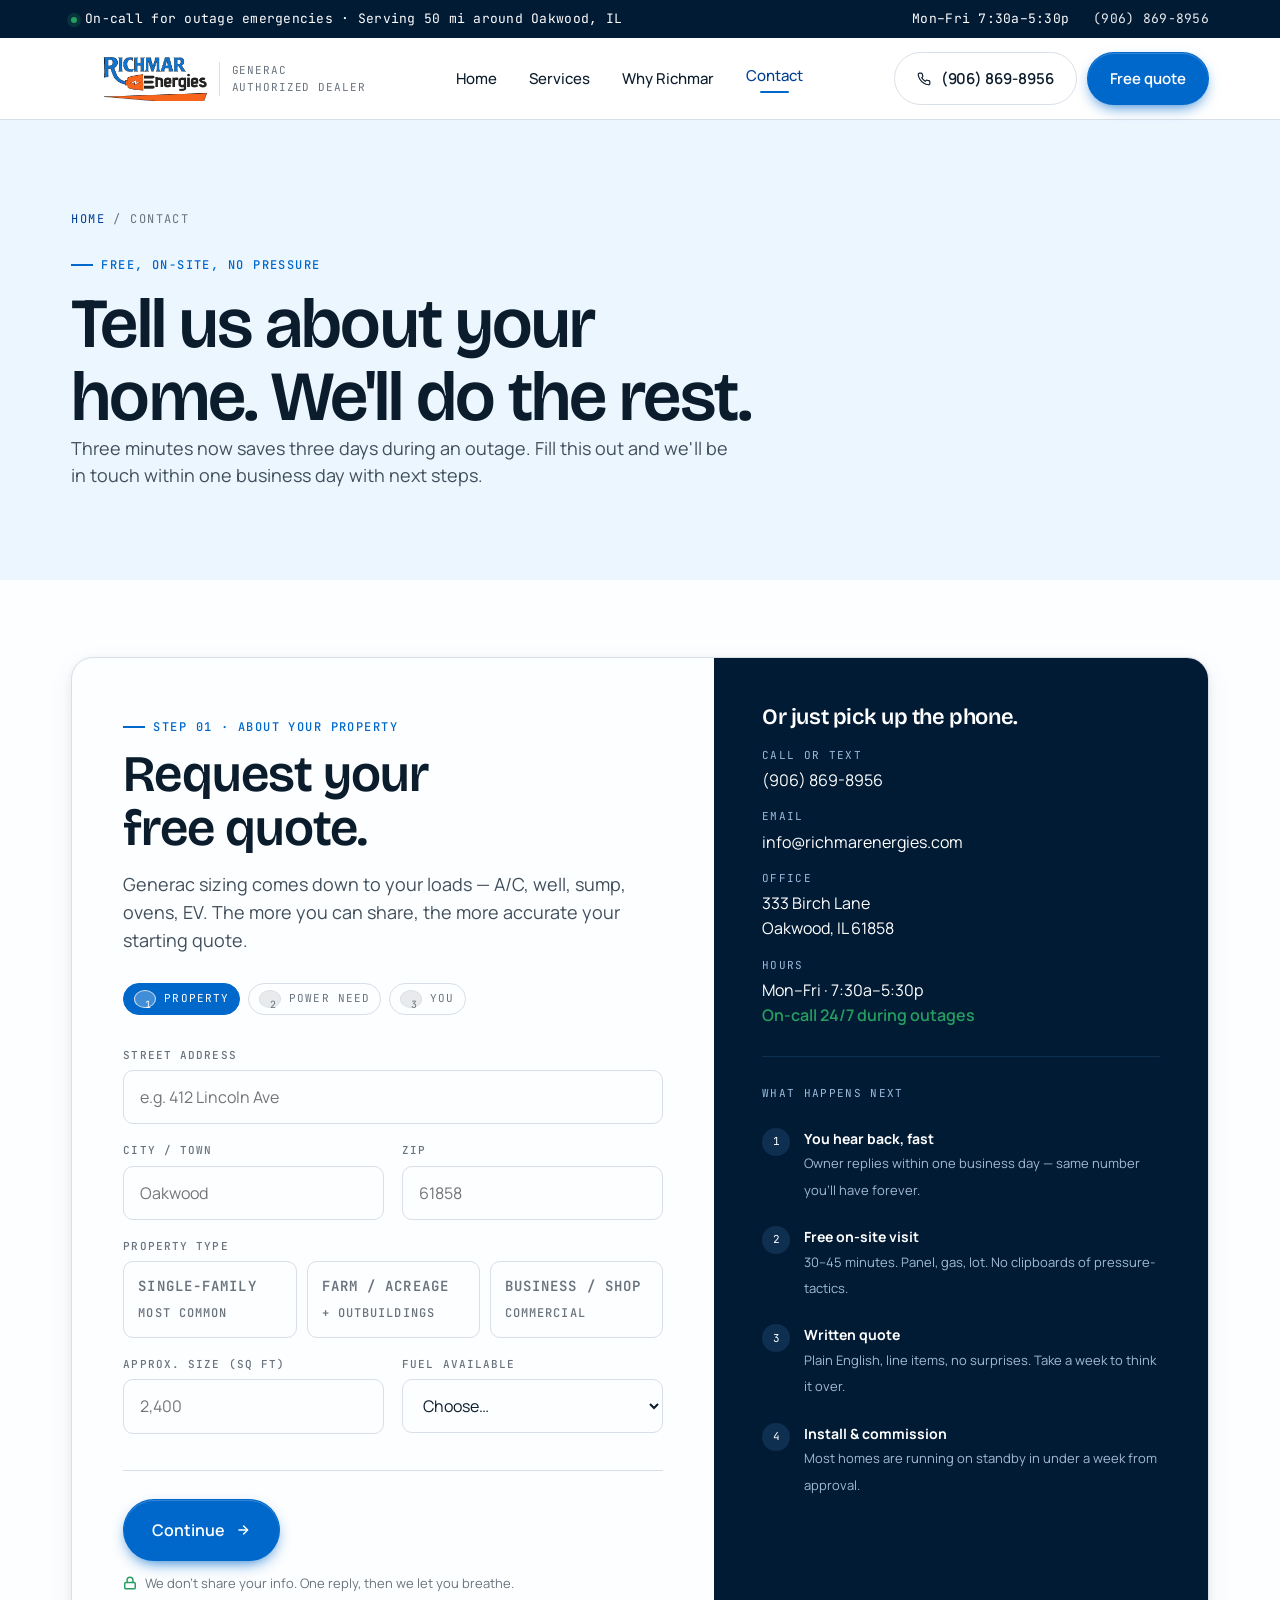
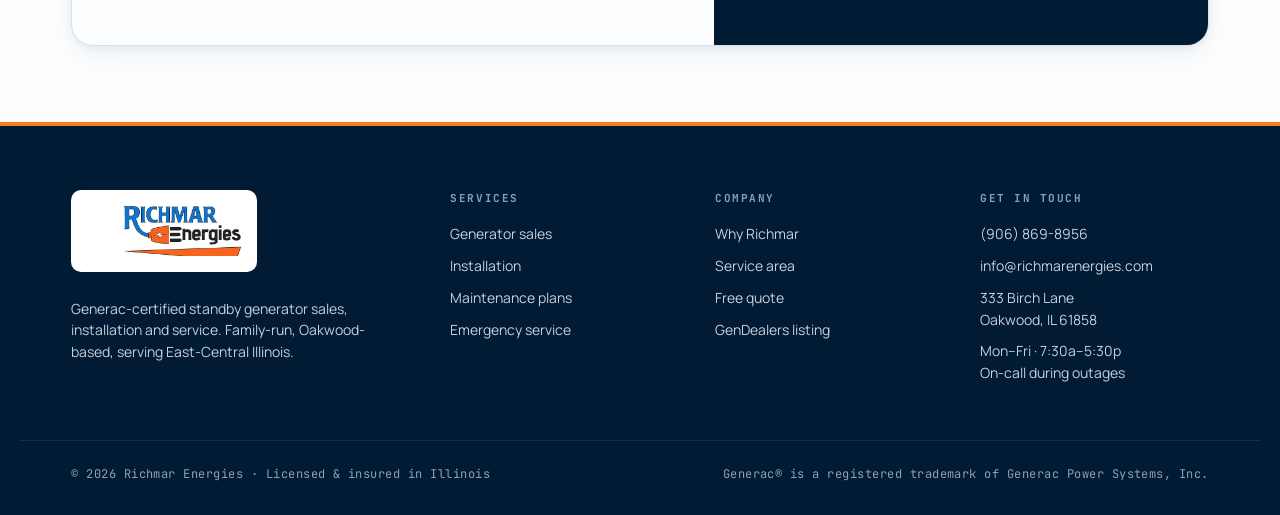
<file: contact.html>
<!doctype html>
<html lang="en">
<head>
<meta charset="utf-8" />
<meta name="viewport" content="width=device-width,initial-scale=1" />
<title>Free Quote · Richmar Energies — Generac Sales, Install &amp; Service</title>
<meta name="description" content="Request a free on-site generator quote. Serving Oakwood, IL and 50 miles around. Call (906) 869-8956." />
<link rel="preconnect" href="https://fonts.googleapis.com">
<link rel="preconnect" href="https://fonts.gstatic.com" crossorigin>
<link href="https://fonts.googleapis.com/css2?family=Bricolage+Grotesque:opsz,wght@12..96,400;12..96,500;12..96,600;12..96,700&family=Manrope:wght@400;500;600;700&family=JetBrains+Mono:wght@400;500&display=swap" rel="stylesheet">
<link rel="stylesheet" href="styles.css" />
<style>
  .quote-shell {
    display: grid; grid-template-columns: 1fr; gap: 0;
    border: 1px solid var(--hairline);
    border-radius: var(--radius-lg);
    overflow: hidden;
    background: var(--paper);
    box-shadow: var(--shadow);
  }
  @media (min-width: 980px) { .quote-shell { grid-template-columns: 1.3fr 1fr; } }

  .quote-form { padding: clamp(28px, 4vw, 56px); }
  .quote-form h1 { font-size: clamp(32px, 4vw, 52px); }
  .quote-form .lead { margin-top: 16px; }

  .progress {
    display: flex; gap: 8px; margin-top: 28px;
    font-family: var(--t-mono); font-size: 11px; letter-spacing: 0.1em; text-transform: uppercase;
    color: var(--ink-mute);
  }
  .progress span { display: flex; gap: 8px; align-items: center; padding: 6px 10px; border: 1px solid var(--hairline); border-radius: 99px; background: var(--paper); cursor: pointer; transition: all .15s; }
  .progress span.active { background: var(--brand); color: white; border-color: var(--brand); }
  .progress span.done { color: var(--good); border-color: oklch(0.85 0.10 155); background: oklch(0.97 0.04 155); }
  .progress span .n { width: 18px; height: 18px; border-radius: 50%; background: rgba(0,0,0,.08); display: grid; place-items: center; font-size: 10px; }
  .progress span.active .n { background: rgba(255,255,255,.25); }

  .field-grid { display: grid; grid-template-columns: 1fr; gap: 18px; margin-top: 32px; }
  @media (min-width: 600px) { .field-grid.two { grid-template-columns: 1fr 1fr; } }

  .field { display: flex; flex-direction: column; gap: 6px; }
  .field label {
    font-family: var(--t-mono); font-size: 11px; letter-spacing: 0.1em;
    text-transform: uppercase; color: var(--ink-mute); font-weight: 500;
  }
  .field input, .field select, .field textarea {
    font: inherit; font-size: 16px;
    padding: 14px 16px;
    border: 1px solid var(--hairline);
    border-radius: 10px;
    background: var(--paper);
    color: var(--ink);
    transition: border-color .12s, box-shadow .12s;
    width: 100%;
  }
  .field input:focus, .field select:focus, .field textarea:focus {
    outline: none; border-color: var(--brand);
    box-shadow: 0 0 0 4px oklch(0.52 0.18 252 / .12);
  }
  .field textarea { min-height: 110px; resize: vertical; font-family: var(--t-body); }
  .field .hint { font-size: 12px; color: var(--ink-mute); }

  /* Choice tiles */
  .choices {
    display: grid; grid-template-columns: repeat(2, 1fr); gap: 10px;
  }
  @media (min-width: 600px) { .choices { grid-template-columns: repeat(3, 1fr); } }
  .choice {
    position: relative;
    border: 1.5px solid var(--hairline);
    border-radius: 10px;
    padding: 14px;
    cursor: pointer;
    transition: all .15s;
    background: var(--paper);
    display: flex; flex-direction: column; gap: 6px;
  }
  .choice:hover { border-color: var(--brand); }
  .choice input { position: absolute; opacity: 0; pointer-events: none; }
  .choice input:checked ~ .ctop {  }
  .choice:has(input:checked) {
    border-color: var(--brand); background: oklch(0.97 0.04 252);
    box-shadow: 0 0 0 3px oklch(0.52 0.18 252 / .12);
  }
  .choice .ctop { font-weight: 600; font-size: 14px; }
  .choice .cbot { font-size: 12px; color: var(--ink-mute); font-family: var(--t-mono); }
  .choice:has(input:checked) .check { opacity: 1; }
  .choice .check {
    position: absolute; top: 8px; right: 8px;
    width: 18px; height: 18px;
    background: var(--brand); border-radius: 50%;
    display: grid; place-items: center; color: white;
    opacity: 0; transition: opacity .15s;
  }
  .choice .check svg { width: 11px; height: 11px; }

  .submit-row {
    display: flex; gap: 12px; flex-wrap: wrap; align-items: center;
    margin-top: 36px; padding-top: 28px; border-top: 1px solid var(--hairline);
  }
  .submit-row .reassurance {
    font-size: 13px; color: var(--ink-mute); display: flex; gap: 8px; align-items: center;
  }
  .submit-row .reassurance svg { width: 14px; height: 14px; color: var(--good); }

  /* Right rail */
  .quote-rail {
    background: var(--navy);
    color: white;
    padding: clamp(28px, 4vw, 48px);
    position: relative;
    overflow: hidden;
  }
  .quote-rail::before {
    content: ""; position: absolute; inset: auto -20% -40% auto; width: 80%; aspect-ratio: 1;
    border-radius: 50%; background: radial-gradient(circle, oklch(0.45 0.20 252 / .4), transparent 65%);
  }
  .quote-rail .inner { position: relative; z-index: 1; }
  .quote-rail h3 { color: white; font-size: 22px; margin-bottom: 18px; }
  .quote-rail dl { margin: 0; display: grid; gap: 16px; }
  .quote-rail dt { font-family: var(--t-mono); font-size: 11px; letter-spacing: 0.12em; text-transform: uppercase; color: oklch(0.78 0.06 250); }
  .quote-rail dd { margin: 4px 0 0; font-size: 16px; }
  .quote-rail dd a { color: white; }
  .quote-rail dd a:hover { color: oklch(0.85 0.12 250); }

  .timeline-list { margin-top: 28px; padding-top: 28px; border-top: 1px solid oklch(0.30 0.07 252); }
  .tl { display: flex; gap: 14px; padding: 12px 0; align-items: flex-start; }
  .tl .pill {
    flex: none; width: 28px; height: 28px; border-radius: 50%;
    background: oklch(0.30 0.07 252); color: white;
    font-family: var(--t-mono); font-size: 11px;
    display: grid; place-items: center;
  }
  .tl b { color: white; font-size: 14px; display: block; }
  .tl span { color: oklch(0.78 0.04 250); font-size: 13px; }

  .success {
    display: none;
    padding: 60px 24px;
    text-align: center;
    flex-direction: column; gap: 18px; align-items: center;
  }
  .success.show { display: flex; }
  .success .badge-big {
    width: 64px; height: 64px; border-radius: 50%;
    background: oklch(0.95 0.10 155);
    display: grid; place-items: center;
    color: var(--good);
  }
  .success h2 { font-size: 32px; }
  .success p { color: var(--ink-soft); max-width: 50ch; }
</style>
</head>
<body>

<div class="topbar">
  <div class="wrap topbar-inner">
    <div><span class="dot"></span>On-call for outage emergencies · Serving 50 mi around Oakwood, IL</div>
    <div class="topbar-meta">
      <span>Mon–Fri 7:30a–5:30p</span>
      <a href="tel:9068698956"> (906) 869-8956</a>
    </div>
  </div>
</div>
<header class="nav">
  <div class="wrap nav-inner">
    <a class="brand" href="index.html"><img src="assets/logo.png" alt="Richmar Energies"/><span class="sub">Generac<br/>Authorized Dealer</span></a>
    <nav class="nav-links" aria-label="Primary">
      <a href="index.html">Home</a>
      <a href="services.html">Services</a>
      <a href="about.html">Why Richmar</a>
      <a href="contact.html" class="active">Contact</a>
    </nav>
    <div class="nav-cta">
      <a class="btn btn-ghost" href="tel:9068698956">
        <svg width="14" height="14" viewBox="0 0 24 24" fill="none" stroke="currentColor" stroke-width="2" stroke-linecap="round" stroke-linejoin="round"><path d="M22 16.92v3a2 2 0 0 1-2.18 2 19.79 19.79 0 0 1-8.63-3.07 19.5 19.5 0 0 1-6-6 19.79 19.79 0 0 1-3.07-8.67A2 2 0 0 1 4.11 2h3a2 2 0 0 1 2 1.72 12.84 12.84 0 0 0 .7 2.81 2 2 0 0 1-.45 2.11L8.09 9.91a16 16 0 0 0 6 6l1.27-1.27a2 2 0 0 1 2.11-.45 12.84 12.84 0 0 0 2.81.7A2 2 0 0 1 22 16.92Z"/></svg>
        (906) 869-8956
      </a>
      <a class="btn btn-primary" href="contact.html">Free quote</a>
    </div>
  </div>
</header>

<!-- ============ PAGE HERO ============ -->
<section class="page-hero" style="background: var(--sky); padding-block: clamp(56px, 7vw, 96px);">
  <div class="wrap">
    <div style="font-family: var(--t-mono); font-size: 12px; letter-spacing: 0.12em; text-transform: uppercase; color: var(--ink-mute); margin-bottom: 18px;"><a href="index.html" style="color: var(--brand-deep);">Home</a> / Contact</div>
    <span class="eyebrow">Free, on-site, no pressure</span>
    <h1 class="h-display" style="font-size: clamp(40px, 5.5vw, 76px); margin-top: 14px;">Tell us about your home. We'll do the rest.</h1>
    <p class="lead">Three minutes now saves three days during an outage. Fill this out and we'll be in touch within one business day with next steps.</p>
  </div>
</section>

<!-- ============ FORM SHELL ============ -->
<section class="section section-tight">
  <div class="wrap">
    <div class="quote-shell">

      <!-- ============ FORM ============ -->
      <div class="quote-form" id="formPane">
        <span class="eyebrow">Step 01 · About your property</span>
        <h1 style="margin-top: 12px;">Request your free quote.</h1>
        <p class="lead">Generac sizing comes down to your loads — A/C, well, sump, ovens, EV. The more you can share, the more accurate your starting quote.</p>

        <div class="progress" id="progress">
          <span class="active" data-step="1"><span class="n">1</span> Property</span>
          <span data-step="2"><span class="n">2</span> Power need</span>
          <span data-step="3"><span class="n">3</span> You</span>
        </div>

        <form id="quoteForm" novalidate>
          <!-- STEP 1 -->
          <fieldset id="step1" style="border: 0; padding: 0; margin: 0;">
            <legend class="sr-only">About your property</legend>

            <div class="field-grid">
              <div class="field">
                <label for="addr">Street address</label>
                <input id="addr" type="text" placeholder="e.g. 412 Lincoln Ave" required />
              </div>
              <div class="field-grid two" style="margin-top: 0;">
                <div class="field">
                  <label for="city">City / town</label>
                  <input id="city" type="text" placeholder="Oakwood" required />
                </div>
                <div class="field">
                  <label for="zip">ZIP</label>
                  <input id="zip" type="text" placeholder="61858" inputmode="numeric" required />
                </div>
              </div>
              <div class="field">
                <label>Property type</label>
                <div class="choices">
                  <label class="choice"><input type="radio" name="ptype" value="single"/>
                    <span class="check"><svg viewBox="0 0 24 24" fill="none" stroke="currentColor" stroke-width="4" stroke-linecap="round" stroke-linejoin="round"><polyline points="20 6 9 17 4 12"/></svg></span>
                    <span class="ctop">Single-family</span><span class="cbot">Most common</span>
                  </label>
                  <label class="choice"><input type="radio" name="ptype" value="farm"/>
                    <span class="check"><svg viewBox="0 0 24 24" fill="none" stroke="currentColor" stroke-width="4" stroke-linecap="round" stroke-linejoin="round"><polyline points="20 6 9 17 4 12"/></svg></span>
                    <span class="ctop">Farm / acreage</span><span class="cbot">+ outbuildings</span>
                  </label>
                  <label class="choice"><input type="radio" name="ptype" value="business"/>
                    <span class="check"><svg viewBox="0 0 24 24" fill="none" stroke="currentColor" stroke-width="4" stroke-linecap="round" stroke-linejoin="round"><polyline points="20 6 9 17 4 12"/></svg></span>
                    <span class="ctop">Business / shop</span><span class="cbot">Commercial</span>
                  </label>
                </div>
              </div>
              <div class="field-grid two" style="margin-top: 0;">
                <div class="field">
                  <label for="sqft">Approx. size (sq ft)</label>
                  <input id="sqft" type="text" placeholder="2,400" />
                </div>
                <div class="field">
                  <label for="fuel">Fuel available</label>
                  <select id="fuel">
                    <option value="">Choose…</option>
                    <option>Natural gas at the meter</option>
                    <option>Propane tank on site</option>
                    <option>No gas / both options possible</option>
                    <option>Not sure</option>
                  </select>
                </div>
              </div>
            </div>
          </fieldset>

          <!-- STEP 2 -->
          <fieldset id="step2" style="border: 0; padding: 0; margin: 0; display: none;">
            <legend class="sr-only">Your power need</legend>

            <div class="field-grid">
              <div class="field">
                <label>What do you need to keep running?</label>
                <div class="choices">
                  <label class="choice"><input type="radio" name="scope" value="essentials"/>
                    <span class="check"><svg viewBox="0 0 24 24" fill="none" stroke="currentColor" stroke-width="4" stroke-linecap="round" stroke-linejoin="round"><polyline points="20 6 9 17 4 12"/></svg></span>
                    <span class="ctop">Essentials only</span><span class="cbot">Lights, fridge, sump</span>
                  </label>
                  <label class="choice"><input type="radio" name="scope" value="whole"/>
                    <span class="check"><svg viewBox="0 0 24 24" fill="none" stroke="currentColor" stroke-width="4" stroke-linecap="round" stroke-linejoin="round"><polyline points="20 6 9 17 4 12"/></svg></span>
                    <span class="ctop">Whole home</span><span class="cbot">A/C, oven, everything</span>
                  </label>
                  <label class="choice"><input type="radio" name="scope" value="critical"/>
                    <span class="check"><svg viewBox="0 0 24 24" fill="none" stroke="currentColor" stroke-width="4" stroke-linecap="round" stroke-linejoin="round"><polyline points="20 6 9 17 4 12"/></svg></span>
                    <span class="ctop">Critical loads</span><span class="cbot">Medical, server, livestock</span>
                  </label>
                </div>
              </div>
              <div class="field">
                <label>Timeline</label>
                <div class="choices">
                  <label class="choice"><input type="radio" name="when" value="asap"/>
                    <span class="check"><svg viewBox="0 0 24 24" fill="none" stroke="currentColor" stroke-width="4" stroke-linecap="round" stroke-linejoin="round"><polyline points="20 6 9 17 4 12"/></svg></span>
                    <span class="ctop">ASAP</span><span class="cbot">Just lost power</span>
                  </label>
                  <label class="choice"><input type="radio" name="when" value="months"/>
                    <span class="check"><svg viewBox="0 0 24 24" fill="none" stroke="currentColor" stroke-width="4" stroke-linecap="round" stroke-linejoin="round"><polyline points="20 6 9 17 4 12"/></svg></span>
                    <span class="ctop">Next 1–3 months</span><span class="cbot">Storm season</span>
                  </label>
                  <label class="choice"><input type="radio" name="when" value="research"/>
                    <span class="check"><svg viewBox="0 0 24 24" fill="none" stroke="currentColor" stroke-width="4" stroke-linecap="round" stroke-linejoin="round"><polyline points="20 6 9 17 4 12"/></svg></span>
                    <span class="ctop">Researching</span><span class="cbot">Not in a hurry</span>
                  </label>
                </div>
              </div>
              <div class="field">
                <label for="notes">Anything else we should know?</label>
                <textarea id="notes" placeholder="Tenants, well pump, existing generator, EV charger, basement that floods, etc."></textarea>
                <span class="hint">Helpful but optional. We'll cover the rest on the call.</span>
              </div>
            </div>
          </fieldset>

          <!-- STEP 3 -->
          <fieldset id="step3" style="border: 0; padding: 0; margin: 0; display: none;">
            <legend class="sr-only">Your contact info</legend>

            <div class="field-grid">
              <div class="field-grid two" style="margin-top: 0;">
                <div class="field">
                  <label for="fname">First name</label>
                  <input id="fname" type="text" placeholder="Pat" required />
                </div>
                <div class="field">
                  <label for="lname">Last name</label>
                  <input id="lname" type="text" placeholder="Reynolds" required />
                </div>
              </div>
              <div class="field-grid two" style="margin-top: 0;">
                <div class="field">
                  <label for="phone">Phone</label>
                  <input id="phone" type="tel" placeholder="(217) 555-0142" required />
                </div>
                <div class="field">
                  <label for="email">Email</label>
                  <input id="email" type="email" placeholder="you@example.com" required />
                </div>
              </div>
              <div class="field">
                <label>Best way to reach you</label>
                <div class="choices">
                  <label class="choice"><input type="radio" name="contact" value="call"/>
                    <span class="check"><svg viewBox="0 0 24 24" fill="none" stroke="currentColor" stroke-width="4" stroke-linecap="round" stroke-linejoin="round"><polyline points="20 6 9 17 4 12"/></svg></span>
                    <span class="ctop">Phone call</span><span class="cbot">Fastest</span>
                  </label>
                  <label class="choice"><input type="radio" name="contact" value="text"/>
                    <span class="check"><svg viewBox="0 0 24 24" fill="none" stroke="currentColor" stroke-width="4" stroke-linecap="round" stroke-linejoin="round"><polyline points="20 6 9 17 4 12"/></svg></span>
                    <span class="ctop">Text message</span><span class="cbot">Easy</span>
                  </label>
                  <label class="choice"><input type="radio" name="contact" value="email"/>
                    <span class="check"><svg viewBox="0 0 24 24" fill="none" stroke="currentColor" stroke-width="4" stroke-linecap="round" stroke-linejoin="round"><polyline points="20 6 9 17 4 12"/></svg></span>
                    <span class="ctop">Email</span><span class="cbot">Async</span>
                  </label>
                </div>
              </div>
            </div>
          </fieldset>

          <div class="submit-row">
            <button type="button" class="btn btn-ghost" id="backBtn" style="display: none;">← Back</button>
            <button type="button" class="btn btn-primary btn-lg" id="nextBtn">Continue
              <span class="arrow"><svg viewBox="0 0 24 24" fill="none" stroke="currentColor" stroke-width="2.4" stroke-linecap="round" stroke-linejoin="round"><path d="M5 12h14M13 5l7 7-7 7"/></svg></span>
            </button>
            <span class="reassurance">
              <svg viewBox="0 0 24 24" fill="none" stroke="currentColor" stroke-width="2.5" stroke-linecap="round" stroke-linejoin="round"><rect x="3" y="11" width="18" height="11" rx="2"/><path d="M7 11V7a5 5 0 0 1 10 0v4"/></svg>
              We don't share your info. One reply, then we let you breathe.
            </span>
          </div>
        </form>

        <!-- Success state -->
        <div class="success" id="successPane">
          <div class="badge-big">
            <svg width="32" height="32" viewBox="0 0 24 24" fill="none" stroke="currentColor" stroke-width="3" stroke-linecap="round" stroke-linejoin="round"><polyline points="20 6 9 17 4 12"/></svg>
          </div>
          <h2 class="h-display">Thanks — we'll be in touch.</h2>
          <p>Your request is in. We'll review your details and reach out within one business day to schedule the on-site walk-through. If it's urgent (power's out right now), call <a href="tel:9068698956" style="color: var(--brand-deep); font-weight: 600;">(906) 869-8956</a>.</p>
        </div>

      </div>

      <!-- ============ RIGHT RAIL ============ -->
      <aside class="quote-rail">
        <div class="inner">
          <h3>Or just pick up the phone.</h3>
          <dl>
            <div>
              <dt>Call or text</dt>
              <dd><a href="tel:9068698956">(906) 869-8956</a></dd>
            </div>
            <div>
              <dt>Email</dt>
              <dd><a href="mailto:info@richmarenergies.com">info@richmarenergies.com</a></dd>
            </div>
            <div>
              <dt>Office</dt>
              <dd>333 Birch Lane<br/>Oakwood, IL 61858</dd>
            </div>
            <div>
              <dt>Hours</dt>
              <dd>Mon–Fri · 7:30a–5:30p<br/><span style="color: var(--good); font-weight: 600;">On-call 24/7 during outages</span></dd>
            </div>
          </dl>

          <div class="timeline-list">
            <div style="font-family: var(--t-mono); font-size: 11px; letter-spacing: 0.12em; text-transform: uppercase; color: oklch(0.78 0.06 250); margin-bottom: 14px;">What happens next</div>
            <div class="tl"><div class="pill">1</div><div><b>You hear back, fast</b><span>Owner replies within one business day — same number you'll have forever.</span></div></div>
            <div class="tl"><div class="pill">2</div><div><b>Free on-site visit</b><span>30–45 minutes. Panel, gas, lot. No clipboards of pressure-tactics.</span></div></div>
            <div class="tl"><div class="pill">3</div><div><b>Written quote</b><span>Plain English, line items, no surprises. Take a week to think it over.</span></div></div>
            <div class="tl"><div class="pill">4</div><div><b>Install &amp; commission</b><span>Most homes are running on standby in under a week from approval.</span></div></div>
          </div>
        </div>
      </aside>
    </div>
  </div>
</section>

<!-- FOOTER -->
<footer class="foot">
  <div class="wrap foot-grid">
    <div class="brand-block">
      <div class="logo"><img src="assets/logo.png" alt="Richmar Energies" /></div>
      <p>Generac-certified standby generator sales, installation and service. Family-run, Oakwood-based, serving East-Central Illinois.</p>
    </div>
    <div>
      <h5>Services</h5>
      <ul>
        <li><a href="services.html#sales">Generator sales</a></li>
        <li><a href="services.html#installation">Installation</a></li>
        <li><a href="services.html#maintenance">Maintenance plans</a></li>
        <li><a href="services.html#emergency">Emergency service</a></li>
      </ul>
    </div>
    <div>
      <h5>Company</h5>
      <ul>
        <li><a href="about.html">Why Richmar</a></li>
        <li><a href="about.html#service-area">Service area</a></li>
        <li><a href="contact.html">Free quote</a></li>
        <li><a href="https://www.gendealers.com/dealer/richmar-energies-oakwood-il" rel="noopener" target="_blank">GenDealers listing</a></li>
      </ul>
    </div>
    <div>
      <h5>Get in touch</h5>
      <ul>
        <li><a href="tel:9068698956">(906) 869-8956</a></li>
        <li><a href="mailto:info@richmarenergies.com">info@richmarenergies.com</a></li>
        <li>333 Birch Lane<br/>Oakwood, IL 61858</li>
        <li>Mon–Fri · 7:30a–5:30p<br/>On-call during outages</li>
      </ul>
    </div>
  </div>
  <div class="wrap foot-bottom">
    <span>© 2026 Richmar Energies · Licensed &amp; insured in Illinois</span>
    <span>Generac® is a registered trademark of Generac Power Systems, Inc.</span>
  </div>
</footer>

<script>
  // Multi-step form
  let step = 1;
  const steps = [document.getElementById('step1'), document.getElementById('step2'), document.getElementById('step3')];
  const progressItems = document.querySelectorAll('#progress span');
  const nextBtn = document.getElementById('nextBtn');
  const backBtn = document.getElementById('backBtn');

  function render() {
    steps.forEach((el, i) => el.style.display = (i === step - 1) ? 'block' : 'none');
    progressItems.forEach((el, i) => {
      el.classList.remove('active', 'done');
      if (i + 1 === step) el.classList.add('active');
      else if (i + 1 < step) el.classList.add('done');
    });
    backBtn.style.display = step > 1 ? 'inline-flex' : 'none';
    nextBtn.innerHTML = step < 3
      ? 'Continue <span class="arrow"><svg viewBox="0 0 24 24" fill="none" stroke="currentColor" stroke-width="2.4" stroke-linecap="round" stroke-linejoin="round"><path d="M5 12h14M13 5l7 7-7 7"/></svg></span>'
      : 'Send my request <span class="arrow"><svg viewBox="0 0 24 24" fill="none" stroke="currentColor" stroke-width="2.4" stroke-linecap="round" stroke-linejoin="round"><path d="M5 12h14M13 5l7 7-7 7"/></svg></span>';
  }
  nextBtn.addEventListener('click', () => {
    if (step < 3) { step++; render(); window.scrollTo({top: document.querySelector('.quote-shell').offsetTop - 20, behavior: 'smooth'}); }
    else {
      document.getElementById('quoteForm').style.display = 'none';
      document.querySelector('.progress').style.display = 'none';
      document.querySelector('.submit-row').style.display = 'none';
      document.querySelector('.eyebrow').style.display = 'none';
      document.querySelector('#formPane h1').style.display = 'none';
      document.querySelector('#formPane .lead').style.display = 'none';
      document.getElementById('successPane').classList.add('show');
    }
  });
  backBtn.addEventListener('click', () => { if (step > 1) { step--; render(); }});
  progressItems.forEach((el) => el.addEventListener('click', () => { step = +el.dataset.step; render(); }));
  render();
</script>

</body>
</html>
</file>
<file: styles.css>
/* ============================================================
   Richmar Energies — shared styles
   ============================================================ */

:root {
  --ink:        oklch(0.22 0.04 250);
  --ink-soft:   oklch(0.42 0.03 250);
  --ink-mute:   oklch(0.55 0.02 250);
  --paper:      oklch(0.995 0.003 250);
  --sky:        oklch(0.97 0.018 250);
  --sky-2:      oklch(0.94 0.025 250);
  --hairline:   oklch(0.90 0.012 250);
  --brand:      oklch(0.52 0.18 252);
  --brand-deep: oklch(0.38 0.16 252);
  --navy:       oklch(0.22 0.06 252);
  --navy-2:     oklch(0.30 0.07 252);
  --spark:      oklch(0.72 0.18 50);
  --good:       oklch(0.62 0.14 155);

  --radius-sm: 10px;
  --radius:    14px;
  --radius-lg: 22px;

  --shadow-sm: 0 1px 2px rgba(11,37,69,.04), 0 2px 6px rgba(11,37,69,.04);
  --shadow:    0 2px 8px rgba(11,37,69,.06), 0 10px 30px rgba(11,37,69,.06);

  --max:       1240px;
  --gutter:    clamp(20px, 4vw, 56px);

  --t-display: "Bricolage Grotesque", "Manrope", system-ui, sans-serif;
  --t-body:    "Manrope", system-ui, sans-serif;
  --t-mono:    "JetBrains Mono", ui-monospace, Menlo, monospace;
}

* { box-sizing: border-box; }
html, body { margin: 0; padding: 0; }
html { scroll-behavior: smooth; }
body {
  font-family: var(--t-body);
  color: var(--ink);
  background: var(--paper);
  font-size: 17px;
  line-height: 1.55;
  -webkit-font-smoothing: antialiased;
  text-rendering: optimizeLegibility;
}

img { max-width: 100%; display: block; }
a { color: inherit; text-decoration: none; }
button { font: inherit; cursor: pointer; }

/* ---------- Layout ---------- */
.wrap { max-width: var(--max); margin: 0 auto; padding-inline: var(--gutter); }
.section { padding-block: clamp(64px, 9vw, 120px); }
.section-tight { padding-block: clamp(48px, 6vw, 80px); }

/* ---------- Type ---------- */
h1, h2, h3, h4 {
  font-family: var(--t-display);
  font-weight: 600;
  letter-spacing: -0.018em;
  line-height: 1.04;
  color: var(--ink);
  margin: 0;
  text-wrap: balance;
}
.h-hero    { font-size: clamp(44px, 6.4vw, 92px); letter-spacing: -0.028em; line-height: 0.98; }
.h-display { font-size: clamp(36px, 4.8vw, 64px); letter-spacing: -0.024em; }
.h-section { font-size: clamp(28px, 3.4vw, 48px); }
.h-card    { font-size: clamp(20px, 1.8vw, 26px); }

p { margin: 0; text-wrap: pretty; }
.lead { font-size: clamp(18px, 1.3vw, 21px); color: var(--ink-soft); line-height: 1.55; max-width: 60ch; }

.eyebrow {
  display: inline-flex; align-items: center; gap: 8px;
  font-family: var(--t-mono);
  font-size: 12px;
  font-weight: 500;
  letter-spacing: 0.12em;
  text-transform: uppercase;
  color: var(--brand);
}
.eyebrow::before {
  content: ""; width: 22px; height: 1.5px; background: currentColor; display: inline-block;
}

.muted { color: var(--ink-mute); }
.mono  { font-family: var(--t-mono); }

/* ---------- Buttons ---------- */
.btn {
  display: inline-flex; align-items: center; gap: 10px;
  padding: 14px 22px;
  border-radius: 999px;
  font-weight: 600;
  font-size: 15px;
  letter-spacing: -0.005em;
  border: 1px solid transparent;
  transition: transform .12s ease, background .15s ease, border-color .15s ease, color .15s ease, box-shadow .15s ease;
  white-space: nowrap;
}
.btn:active { transform: translateY(1px); }
.btn-primary {
  background: var(--brand);
  color: white;
  box-shadow: 0 1px 0 rgba(255,255,255,.2) inset, 0 6px 16px -6px var(--brand);
}
.btn-primary:hover { background: var(--brand-deep); }
.btn-ghost {
  background: transparent; color: var(--ink); border-color: var(--hairline);
}
.btn-ghost:hover { background: var(--sky); border-color: var(--brand); color: var(--brand-deep); }
.btn-dark {
  background: var(--navy); color: white;
}
.btn-dark:hover { background: var(--ink); }
.btn-lg { padding: 18px 28px; font-size: 16px; }
.btn .arrow {
  width: 16px; height: 16px; flex: none;
  display: inline-grid; place-items: center;
}
.btn .arrow svg { width: 14px; height: 14px; }

/* ---------- Header ---------- */
.topbar {
  background: var(--navy);
  color: white;
  font-size: 13px;
  font-family: var(--t-mono);
  letter-spacing: 0.02em;
}
.topbar-inner {
  display: flex; align-items: center; justify-content: space-between;
  padding-block: 9px;
  gap: 16px;
}
.topbar a { color: white; opacity: .9; }
.topbar a:hover { opacity: 1; }
.topbar .dot { width: 6px; height: 6px; border-radius: 50%; background: var(--good); display: inline-block; margin-right: 8px; box-shadow: 0 0 0 4px oklch(0.62 0.14 155 / .18); }
.topbar-meta { display: flex; gap: 24px; align-items: center; }
.topbar-meta span { display: inline-flex; align-items: center; }

.nav {
  position: sticky; top: 0; z-index: 50;
  background: rgba(255,255,255,.92);
  backdrop-filter: saturate(140%) blur(10px);
  border-bottom: 1px solid var(--hairline);
}
.nav-inner {
  display: flex; align-items: center; justify-content: space-between;
  padding-block: 14px;
  gap: 24px;
}
.brand { display: flex; align-items: center; gap: 12px; flex: none; min-width: 0; }
.brand img { height: 44px; width: auto; flex: none; }
.brand .sub {
  font-family: var(--t-mono); font-size: 11px;
  color: var(--ink-mute); letter-spacing: 0.08em; text-transform: uppercase;
  border-left: 1px solid var(--hairline); padding-left: 12px;
  display: none;
  white-space: nowrap;
}
@media (min-width: 1180px) { .brand .sub { display: block; } }

.nav-links { display: none; gap: 4px; align-items: center; }
@media (min-width: 900px) { .nav-links { display: flex; } }
.nav-links a {
  padding: 10px 14px;
  border-radius: 8px;
  font-size: 15px;
  color: var(--ink);
  font-weight: 500;
  transition: background .12s, color .12s;
}
.nav-links a:hover { background: var(--sky); color: var(--brand-deep); }
.nav-links a.active { color: var(--brand-deep); }
.nav-links a.active::after {
  content: ""; display: block; height: 2px; background: var(--brand);
  margin: 4px 14px 0; border-radius: 2px;
}

.nav-cta { display: flex; gap: 10px; align-items: center; }

/* ---------- Hero ---------- */
.hero {
  position: relative;
  padding-block: clamp(48px, 7vw, 96px) clamp(64px, 8vw, 120px);
  background:
    radial-gradient(60% 80% at 80% 10%, oklch(0.95 0.04 250) 0%, transparent 60%),
    linear-gradient(180deg, var(--sky) 0%, var(--paper) 100%);
  overflow: hidden;
}
.hero-grid {
  display: grid; grid-template-columns: 1fr; gap: clamp(32px, 5vw, 56px);
  align-items: center;
}
@media (min-width: 980px) {
  .hero-grid { grid-template-columns: 1.05fr 1fr; }
}
.hero h1 { margin-top: 18px; }
.hero .lead { margin-top: 22px; font-size: clamp(18px, 1.4vw, 22px); }
.hero-ctas { margin-top: 34px; display: flex; gap: 12px; flex-wrap: wrap; }
.hero-trust {
  margin-top: 36px; padding-top: 28px; border-top: 1px solid var(--hairline);
  display: grid; grid-template-columns: repeat(3, 1fr); gap: 18px;
}
.hero-trust .t-num {
  font-family: var(--t-display);
  font-size: clamp(26px, 2.4vw, 34px);
  font-weight: 600;
  letter-spacing: -0.02em;
  color: var(--navy);
}
.hero-trust .t-lbl { font-size: 13px; color: var(--ink-mute); line-height: 1.35; }

/* ---------- Image placeholder ---------- */
.ph {
  position: relative;
  background:
    repeating-linear-gradient(135deg,
      oklch(0.93 0.025 250) 0 14px,
      oklch(0.90 0.030 250) 14px 28px);
  border-radius: var(--radius);
  overflow: hidden;
  border: 1px solid var(--hairline);
  display: grid; place-items: center;
  color: var(--ink-soft);
  font-family: var(--t-mono); font-size: 12px; letter-spacing: 0.04em;
  text-align: center; padding: 24px;
  min-height: 200px;
}
.ph .ph-tag {
  background: var(--paper); border: 1px solid var(--hairline);
  padding: 8px 12px; border-radius: 6px; line-height: 1.4;
  max-width: 80%;
}
.ph .ph-tag b { color: var(--ink); font-weight: 600; }
.ph .ph-tag .src { display: block; margin-top: 2px; color: var(--ink-mute); font-size: 11px; }

/* Photo-styled (when using a real img) */
.photo {
  border-radius: var(--radius);
  overflow: hidden;
  border: 1px solid var(--hairline);
  position: relative;
  background: var(--sky-2);
}
.photo img { width: 100%; height: 100%; object-fit: cover; display: block; }
.photo.fill-tall { aspect-ratio: 3/4; }
.photo.fill-wide { aspect-ratio: 16/10; }
.photo.fill-sq   { aspect-ratio: 1/1; }
.ph.as-photo { padding: 0; border: 1px solid var(--hairline); background: var(--sky-2); }
.ph.as-photo img { width: 100%; height: 100%; object-fit: cover; display: block; }

/* ---------- Hero visual cluster ---------- */
.hero-visual {
  position: relative;
  aspect-ratio: 5 / 6;
  display: grid;
  grid-template-columns: 1.4fr 1fr;
  grid-template-rows: 1.2fr 1fr;
  gap: 14px;
}
.hero-visual .ph:nth-child(1) { grid-row: 1 / span 2; }
.hero-visual .ph:nth-child(2) { }
.hero-visual .ph:nth-child(3) { }

.hero-chip {
  position: absolute;
  bottom: 18px; left: 18px;
  background: var(--paper);
  border: 1px solid var(--hairline);
  border-radius: 999px;
  padding: 10px 16px 10px 12px;
  display: flex; gap: 10px; align-items: center;
  box-shadow: var(--shadow);
  font-size: 13px;
}
.hero-chip .glow { width: 8px; height: 8px; border-radius: 50%; background: var(--good); box-shadow: 0 0 0 5px oklch(0.62 0.14 155 / .2); }

/* ---------- Service cards ---------- */
.cards-3 { display: grid; grid-template-columns: 1fr; gap: 20px; }
@media (min-width: 720px) { .cards-3 { grid-template-columns: repeat(3, 1fr); } }

.card {
  position: relative;
  background: var(--paper);
  border: 1px solid var(--hairline);
  border-radius: var(--radius);
  padding: 28px;
  transition: border-color .15s, transform .15s, box-shadow .15s;
  display: flex; flex-direction: column; min-height: 100%;
}
.card:hover { border-color: var(--brand); transform: translateY(-2px); box-shadow: var(--shadow); }
.card .num {
  font-family: var(--t-mono); font-size: 12px; color: var(--ink-mute);
  letter-spacing: 0.08em;
}
.card h3 { margin-top: 14px; font-size: 26px; }
.card p { margin-top: 12px; color: var(--ink-soft); }
.card-list { margin-top: 16px; padding: 0; list-style: none; display: grid; gap: 8px; }
.card-list li { display: flex; gap: 10px; font-size: 14px; color: var(--ink-soft); }
.card-list li::before { content: ""; width: 5px; height: 5px; border-radius: 50%; background: var(--brand); margin-top: 9px; flex: none; }
.card-foot {
  margin-top: auto; padding-top: 22px;
  display: flex; justify-content: space-between; align-items: center;
  border-top: 1px dashed var(--hairline);
  margin-top: 22px;
}
.card-link {
  font-weight: 600; color: var(--brand-deep); font-size: 14px;
  display: inline-flex; gap: 6px; align-items: center;
}
.card-link:hover { color: var(--brand); }

.card .icon {
  width: 44px; height: 44px;
  border-radius: 12px;
  background: var(--sky);
  color: var(--brand-deep);
  display: grid; place-items: center;
  border: 1px solid var(--hairline);
}
.card .icon svg { width: 22px; height: 22px; }

/* ---------- Section heads ---------- */
.section-head { display: grid; gap: 16px; margin-bottom: 56px; max-width: 760px; }
.section-head.two-col {
  grid-template-columns: 1fr; align-items: end; gap: 24px; max-width: none;
}
@media (min-width: 880px) {
  .section-head.two-col { grid-template-columns: 1.4fr 1fr; }
}
.section-head .col-r { color: var(--ink-soft); font-size: 16px; max-width: 44ch; justify-self: end; }

/* ---------- Trust strip ---------- */
.trust-strip {
  border-block: 1px solid var(--hairline);
  background: var(--paper);
}
.trust-strip-inner {
  display: grid; grid-template-columns: 1fr; gap: 0;
  padding-block: 18px;
  align-items: center;
}
@media (min-width: 900px) {
  .trust-strip-inner { grid-template-columns: auto 1fr; gap: 28px; }
}
.trust-strip .lbl {
  font-family: var(--t-mono); font-size: 11px; letter-spacing: 0.14em;
  text-transform: uppercase; color: var(--ink-mute);
}
.trust-strip .badges {
  display: flex; flex-wrap: wrap; gap: 10px 18px; align-items: center;
}
.badge {
  display: inline-flex; align-items: center; gap: 10px;
  font-size: 13px; color: var(--ink-soft);
  padding: 8px 14px; border: 1px solid var(--hairline); border-radius: 999px;
  background: var(--paper);
}
.badge svg { width: 14px; height: 14px; color: var(--brand); }
.badge b { color: var(--ink); font-weight: 600; }

/* ---------- Big stat band ---------- */
.dark-band {
  background: var(--navy);
  color: white;
}
.dark-band h2, .dark-band h3 { color: white; }
.dark-band .lead, .dark-band p { color: oklch(0.85 0.02 250); }
.dark-band .eyebrow { color: oklch(0.80 0.10 250); }
.dark-band .hairline { background: oklch(0.30 0.07 252); }

.stats {
  display: grid; grid-template-columns: repeat(2, 1fr); gap: 1px;
  background: oklch(0.30 0.07 252);
  border-radius: var(--radius); overflow: hidden;
  border: 1px solid oklch(0.30 0.07 252);
}
@media (min-width: 900px) { .stats { grid-template-columns: repeat(4, 1fr); } }
.stat {
  padding: 28px;
  background: var(--navy);
}
.stat .n {
  font-family: var(--t-display);
  font-size: clamp(36px, 4vw, 56px);
  font-weight: 600;
  letter-spacing: -0.025em;
  color: white;
  line-height: 1;
}
.stat .n sup { font-size: 0.5em; vertical-align: top; margin-left: 4px; color: oklch(0.80 0.10 250); }
.stat .l { margin-top: 10px; font-size: 13px; color: oklch(0.80 0.02 250); }

/* ---------- Process / how it works ---------- */
.steps { display: grid; grid-template-columns: 1fr; gap: 1px; background: var(--hairline); border-radius: var(--radius); overflow: hidden; border: 1px solid var(--hairline); }
@media (min-width: 900px) { .steps { grid-template-columns: repeat(4, 1fr); } }
.step { background: var(--paper); padding: 28px; display: flex; flex-direction: column; gap: 12px; min-height: 220px; }
.step .step-n {
  font-family: var(--t-mono); font-size: 12px; color: var(--brand-deep);
  letter-spacing: 0.12em;
}
.step h4 { font-size: 22px; }
.step p { color: var(--ink-soft); font-size: 15px; }

/* ---------- Editorial split (image + text) ---------- */
.split {
  display: grid; grid-template-columns: 1fr; gap: clamp(28px, 4vw, 48px); align-items: center;
}
@media (min-width: 900px) {
  .split { grid-template-columns: 1fr 1fr; }
  .split.flip { direction: rtl; }
  .split.flip > * { direction: ltr; }
}
.split .copy h2 { margin-bottom: 18px; }
.split .copy p { color: var(--ink-soft); }
.split .ph, .split .photo { aspect-ratio: 5/4; min-height: 0; }

/* ---------- Testimonials ---------- */
.quotes { display: grid; grid-template-columns: 1fr; gap: 20px; }
@media (min-width: 880px) { .quotes { grid-template-columns: repeat(3, 1fr); } }
.quote {
  background: var(--paper);
  border: 1px solid var(--hairline);
  border-radius: var(--radius);
  padding: 26px;
  display: flex; flex-direction: column; gap: 18px;
}
.quote blockquote {
  margin: 0;
  font-family: var(--t-display);
  font-size: 20px;
  line-height: 1.3;
  color: var(--ink);
  letter-spacing: -0.012em;
  text-wrap: pretty;
}
.quote-who { display: flex; align-items: center; gap: 12px; margin-top: auto; }
.avatar {
  width: 40px; height: 40px; border-radius: 50%;
  background: var(--sky-2);
  color: var(--brand-deep);
  display: grid; place-items: center;
  font-weight: 700; font-size: 14px;
  border: 1px solid var(--hairline);
}
.quote .name { font-size: 14px; font-weight: 600; }
.quote .loc { font-size: 13px; color: var(--ink-mute); }
.quote .stars { color: var(--spark); font-size: 13px; letter-spacing: 1px; }

/* ---------- FAQ ---------- */
.faq { border-top: 1px solid var(--hairline); }
.faq details {
  border-bottom: 1px solid var(--hairline);
  padding: 22px 0;
}
.faq summary {
  list-style: none;
  display: flex; justify-content: space-between; align-items: center; gap: 16px;
  cursor: pointer;
  font-family: var(--t-display);
  font-size: clamp(18px, 1.6vw, 22px);
  font-weight: 600;
  letter-spacing: -0.012em;
  color: var(--ink);
}
.faq summary::-webkit-details-marker { display: none; }
.faq summary::after {
  content: "+";
  font-family: var(--t-mono);
  font-size: 24px; font-weight: 400;
  color: var(--brand);
  transition: transform .2s;
  flex: none;
}
.faq details[open] summary::after { content: "−"; }
.faq details p { margin-top: 12px; color: var(--ink-soft); max-width: 75ch; }

/* ---------- Big CTA ---------- */
.cta-card {
  background: var(--navy);
  color: white;
  border-radius: var(--radius-lg);
  padding: clamp(40px, 5vw, 64px);
  position: relative; overflow: hidden;
}
.cta-card::before {
  content: ""; position: absolute; inset: auto -10% -50% auto;
  width: 60%; aspect-ratio: 1; border-radius: 50%;
  background: radial-gradient(circle, oklch(0.45 0.20 252 / .5), transparent 65%);
  pointer-events: none;
}
.cta-card .inner {
  position: relative; z-index: 1;
  display: grid; grid-template-columns: 1fr; gap: 28px; align-items: end;
}
@media (min-width: 880px) { .cta-card .inner { grid-template-columns: 1.5fr 1fr; } }
.cta-card h2 { color: white; }
.cta-card p { color: oklch(0.85 0.02 250); margin-top: 16px; max-width: 50ch; }
.cta-card .ctas { display: flex; gap: 12px; flex-wrap: wrap; justify-content: flex-end; }
@media (max-width: 880px) { .cta-card .ctas { justify-content: flex-start; } }

/* ---------- Footer ---------- */
.foot {
  background: var(--navy);
  color: oklch(0.85 0.02 250);
  padding-block: 64px 32px;
  border-top: 4px solid var(--spark);
}
.foot-grid {
  display: grid; grid-template-columns: 1fr; gap: 36px;
}
@media (min-width: 880px) { .foot-grid { grid-template-columns: 1.5fr repeat(3, 1fr); } }
.foot h5 {
  font-family: var(--t-mono); font-size: 11px; letter-spacing: 0.14em;
  text-transform: uppercase; color: oklch(0.70 0.05 250); margin: 0 0 16px;
}
.foot ul { list-style: none; padding: 0; margin: 0; display: grid; gap: 10px; font-size: 14px; }
.foot a:hover { color: white; }
.foot .brand-block .logo {
  background: white; padding: 16px; border-radius: 10px; display: inline-block;
}
.foot .brand-block img { height: 50px; }
.foot .brand-block p { font-size: 14px; margin-top: 18px; max-width: 36ch; }
.foot-bottom {
  margin-top: 56px; padding-top: 24px;
  border-top: 1px solid oklch(0.30 0.07 252);
  display: flex; justify-content: space-between; flex-wrap: wrap; gap: 12px;
  font-size: 12px; color: oklch(0.70 0.04 250);
  font-family: var(--t-mono); letter-spacing: 0.04em;
}

/* ---------- Misc utility ---------- */
.row { display: flex; gap: 12px; flex-wrap: wrap; align-items: center; }
.kv { display: grid; grid-template-columns: auto 1fr; gap: 6px 18px; font-size: 14px; }
.kv dt { color: var(--ink-mute); font-family: var(--t-mono); font-size: 12px; letter-spacing: 0.06em; text-transform: uppercase; padding-top: 2px; }
.kv dd { margin: 0; }

.tag {
  display: inline-flex; align-items: center; gap: 6px;
  font-family: var(--t-mono); font-size: 11px; letter-spacing: 0.1em; text-transform: uppercase;
  padding: 5px 10px; border-radius: 6px;
  background: var(--sky); color: var(--brand-deep);
  border: 1px solid var(--hairline);
}
.tag.spark { background: oklch(0.95 0.05 60); color: oklch(0.45 0.16 50); border-color: oklch(0.88 0.06 60); }
.tag.dark  { background: oklch(0.30 0.07 252); color: white; border-color: oklch(0.36 0.08 252); }

hr.rule {
  border: 0; height: 1px; background: var(--hairline); margin: 0;
}

/* SR only */
.sr-only { position: absolute; width: 1px; height: 1px; padding: 0; margin: -1px; overflow: hidden; clip: rect(0,0,0,0); border: 0; }
</file>
